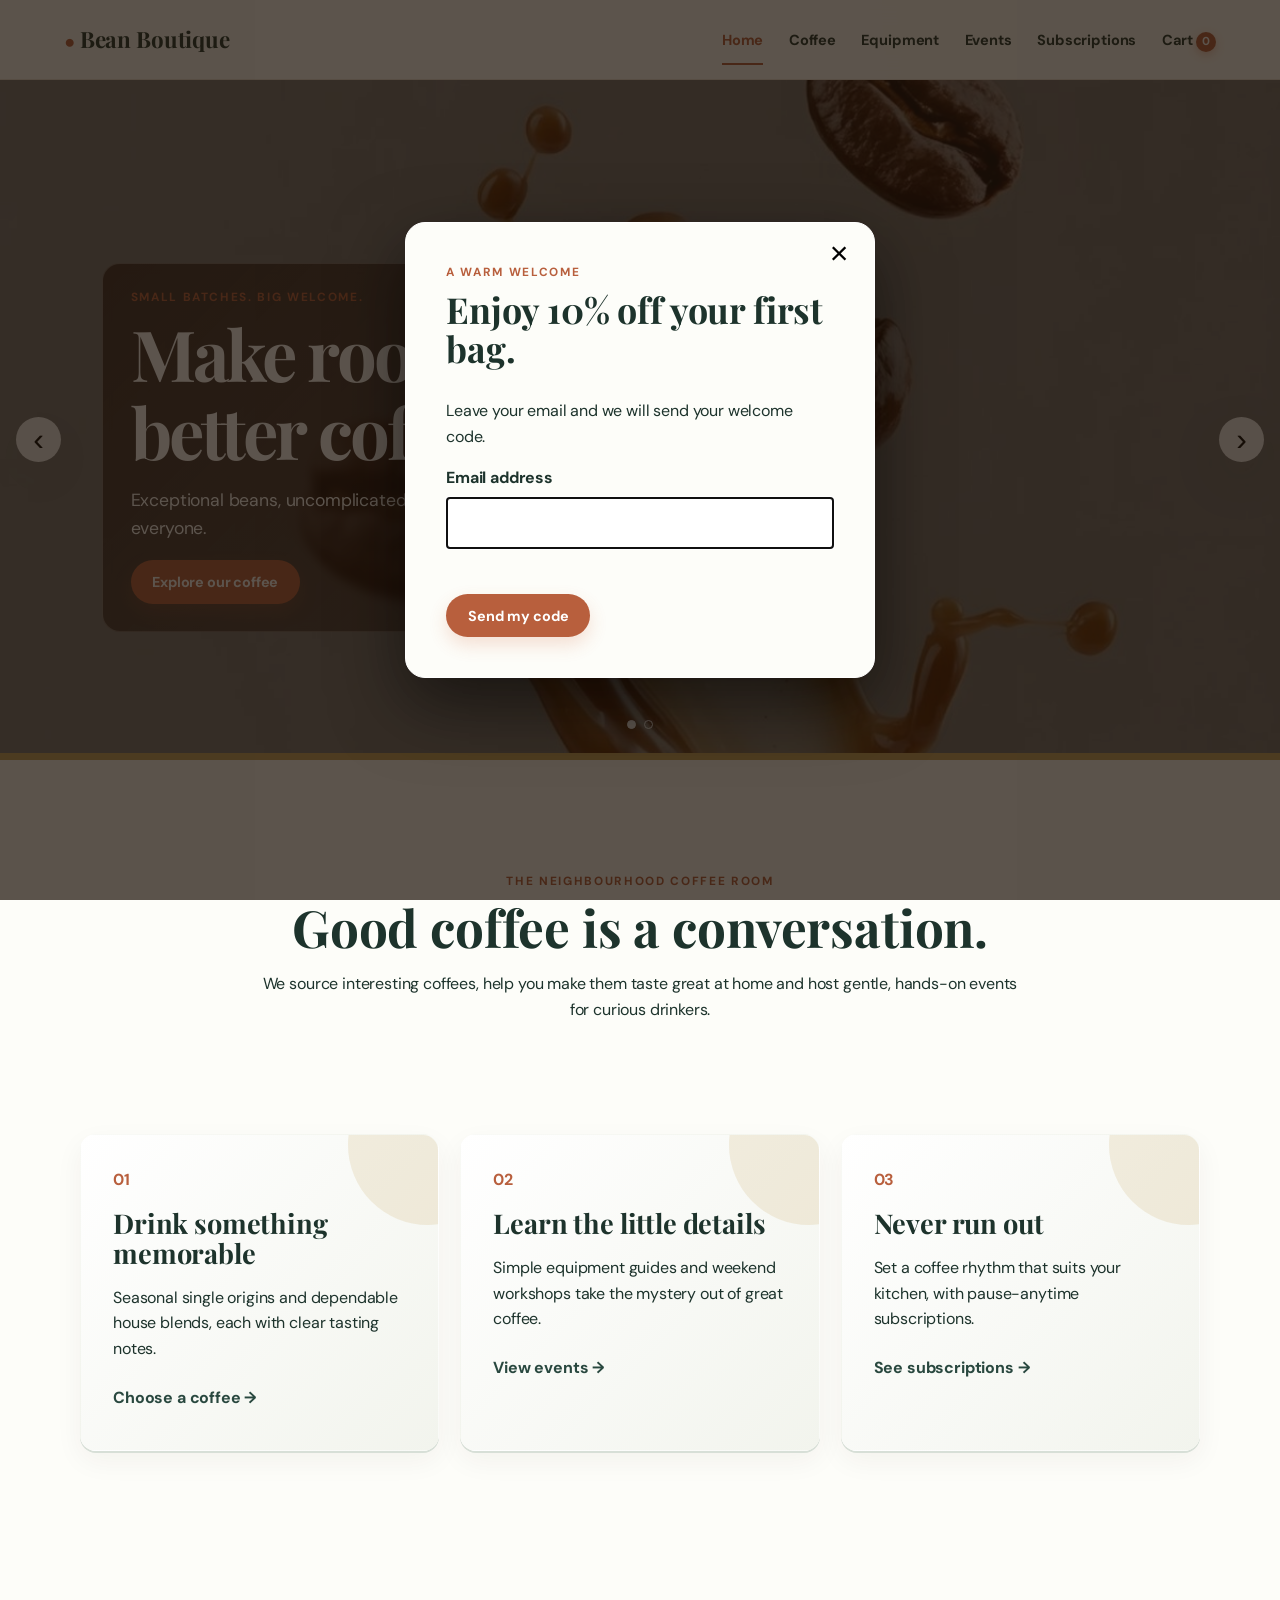
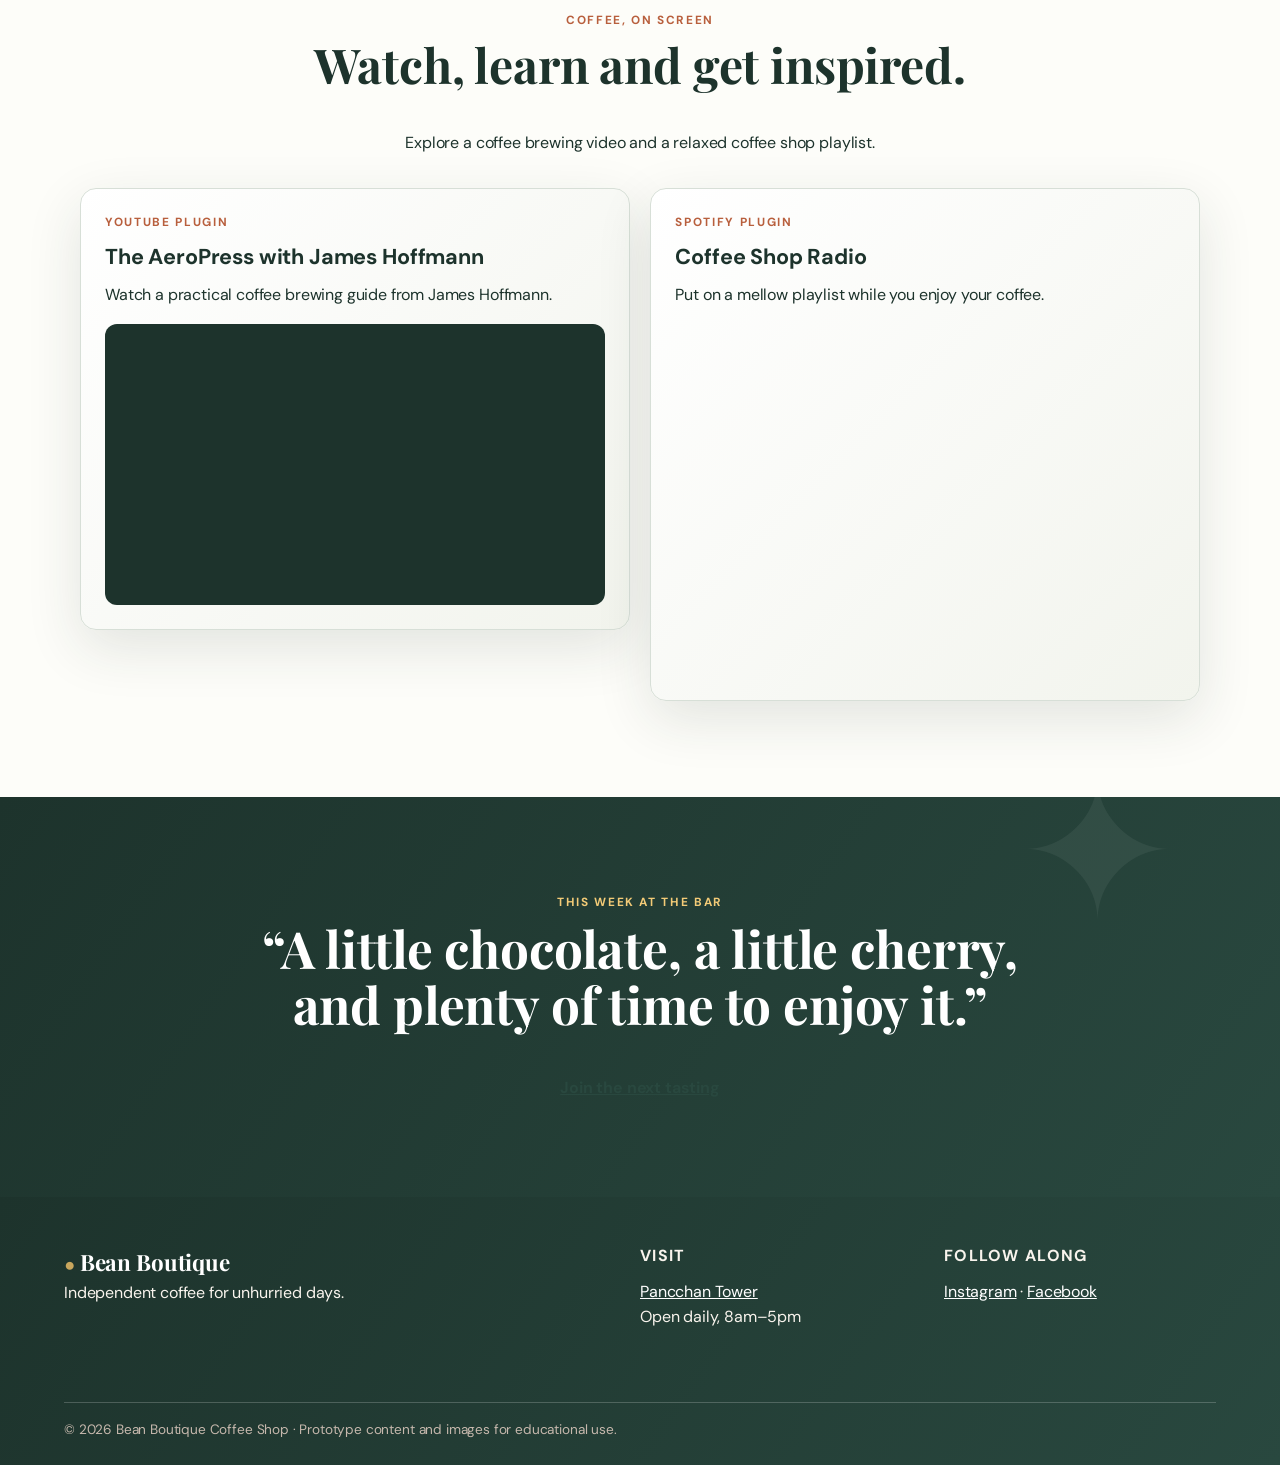
<file: index.html>
<!doctype html>
<html lang="en">

<head>
    <meta charset="utf-8">
    <meta name="viewport" content="width=device-width, initial-scale=1">
    <meta name="description"
        content="Bean Boutique — carefully sourced coffee, practical brewing gear and friendly coffee events.">
    <title>Bean Boutique | Independent coffee, thoughtfully made</title>
    <link rel="stylesheet" href="style.css">
    <script src="script.js" defer></script>
</head>

<body><a class="skip-link" href="#main-content">Skip to content</a>
    <header class="site-header"><a class="brand" href="index.html" aria-label="Bean Boutique home"><span
                aria-hidden="true">●</span> Bean Boutique</a><button class="menu-toggle" type="button"
            aria-expanded="false" aria-controls="site-nav">Menu</button>
        <nav id="site-nav" aria-label="Main navigation">
            <ul>
                <li><a class="active" aria-current="page" href="index.html">Home</a></li>
                <li><a href="coffee.html">Coffee</a></li>
                <li><a href="equipment.html">Equipment</a></li>
                <li><a href="event.html">Events</a></li>
                <li><a href="offer.html">Subscriptions</a></li>
                <li><a href="ShoppingCart.html">Cart <span class="cart-count">0</span></a>
                </li>
            </ul>
        </nav>
    </header>
    <main id="main-content">
        <section class="hero slideshow" aria-label="Featured coffee and community">
            <div class="slide is-active"><img src="Photos/560d829087456d213e1d396e5b7a86d8.jpg"
                    alt="A freshly prepared coffee on a café table">
                <div class="hero-copy">
                    <p class="eyebrow">Small batches. Big welcome.</p>
                    <h1>Make room for a better coffee ritual.</h1>
                    <p>Exceptional beans, uncomplicated tools and a local table for everyone.</p><a class="button"
                        href="coffee.html">Explore our coffee</a>
                </div>
            </div>
            <div class="slide"><img src="Photos/c6ac4dbc158a8e35649b64d11c7f8c24.jpg"
                    alt="Coffee beans ready to be brewed">
                <div class="hero-copy">
                    <p class="eyebrow">Brew with confidence</p>
                    <h1>Find your everyday favourite.</h1>
                    <p>Start with a blend, learn a method, then make it your own.</p><a class="button"
                        href="equipment.html">See brewing tools</a>
                </div>
            </div><button class="slide-control previous" type="button" aria-label="Previous slide">‹</button><button
                class="slide-control next" type="button" aria-label="Next slide">›</button>
            <div class="slide-dots" role="group" aria-label="Choose slide"><button class="active" type="button"
                    aria-label="Slide 1"></button><button type="button" aria-label="Slide 2"></button></div>
        </section>
        <section class="intro section-wrap">
            <p class="eyebrow">The neighbourhood coffee room</p>
            <h2>Good coffee is a conversation.</h2>
            <p>We source interesting coffees, help you make them taste great at home and host gentle, hands-on events
                for curious drinkers.</p>
        </section>
        <section class="feature-grid section-wrap" aria-label="Ways to discover Bean Boutique">
            <article class="feature-card"><span class="icon" aria-hidden="true">01</span>
                <h2>Drink something memorable</h2>
                <p>Seasonal single origins and dependable house blends, each with clear tasting notes.</p><a
                    href="coffee.html">Choose a coffee <span aria-hidden="true">→</span></a>
            </article>
            <article class="feature-card"><span class="icon" aria-hidden="true">02</span>
                <h2>Learn the little details</h2>
                <p>Simple equipment guides and weekend workshops take the mystery out of great coffee.</p><a
                    href="event.html">View events <span aria-hidden="true">→</span></a>
            </article>
            <article class="feature-card"><span class="icon" aria-hidden="true">03</span>
                <h2>Never run out</h2>
                <p>Set a coffee rhythm that suits your kitchen, with pause-anytime subscriptions.</p><a
                    href="offer.html">See subscriptions <span aria-hidden="true">→</span></a>
            </article>
        </section>
        <section class="plugin-section section-wrap" aria-labelledby="plugin-heading">
            <div class="plugin-intro">
                <p class="eyebrow">Coffee, on screen</p>
                <h2 id="plugin-heading">Watch, learn and get inspired.</h2>
                <p>Explore a coffee brewing video and a relaxed coffee shop playlist.</p>
            </div>
            <div class="plugin-grid">
                <article class="plugin-card">
                    <p class="eyebrow">YouTube plugin</p>
                    <h3>The AeroPress with James Hoffmann</h3>
                    <p>Watch a practical coffee brewing guide from James Hoffmann.</p>
                    <div class="plugin-frame">
                        <iframe title="YouTube video: The AeroPress by James Hoffmann"
                            src="https://www.youtube-nocookie.com/embed/aidvrssMSGo" loading="lazy"
                            referrerpolicy="strict-origin-when-cross-origin"
                            allow="accelerometer; autoplay; clipboard-write; encrypted-media; gyroscope; picture-in-picture; web-share"
                            allowfullscreen></iframe>
                    </div>
                </article>
                <article class="plugin-card plugin-card--spotify">
                    <p class="eyebrow">Spotify plugin</p>
                    <h3>Coffee Shop Radio</h3>
                    <p>Put on a mellow playlist while you enjoy your coffee.</p>
                    <div class="spotify-frame">
                        <iframe title="Spotify playlist: Coffee Shop Radio"
                            src="https://open.spotify.com/embed/playlist/37i9dQZF1E4CAVnb6J0AdA?utm_source=generator"
                            width="100%" height="352" frameborder="0" allowfullscreen
                            allow="autoplay; clipboard-write; encrypted-media; fullscreen; picture-in-picture"
                            loading="lazy"></iframe>
                    </div>
                </article>
            </div>
        </section>
        <section class="quote-band">
            <div>
                <p class="eyebrow">This week at the bar</p>
                <h2>“A little chocolate, a little cherry, and plenty of time to enjoy it.”</h2><a class="text-link"
                    href="event.html">Join the next tasting</a>
            </div>
        </section>
    </main>
    <footer class="site-footer">
        <div><a class="brand" href="index.html"><span aria-hidden="true">●</span> Bean Boutique</a>
            <p>Independent coffee for unhurried days.</p>
        </div>
        <div>
            <h2>Visit</h2>
            <p>18 Market Lane<br>Open daily, 8am–5pm</p>
        </div>
        <div>
            <h2>Follow along</h2>
            <p><a href="https://www.instagram.com/" target="_blank" rel="noopener">Instagram</a> · <a
                    href="https://www.facebook.com/" target="_blank" rel="noopener">Facebook</a></p>
        </div>
        <p class="footer-bottom">© 2026 Bean Boutique Coffee Shop · Prototype content and images for educational use.
        </p>
    </footer>
    <div class="modal" id="welcome-modal" role="dialog" aria-modal="true" aria-labelledby="modal-title" hidden>
        <div class="modal-panel"><button class="modal-close" type="button" aria-label="Close offer">×</button>
            <p class="eyebrow">A warm welcome</p>
            <h2 id="modal-title">Enjoy 10% off your first bag.</h2>
            <p>Leave your email and we will send your welcome code.</p>
            <form id="signup-form" novalidate><label for="signup-email">Email address</label><input id="signup-email"
                    name="email" type="email" autocomplete="email" required>
                <p class="form-message" aria-live="polite"></p><button class="button" type="submit">Send my
                    code</button>
            </form>
        </div>
    </div>
</body>

</html>
</file>
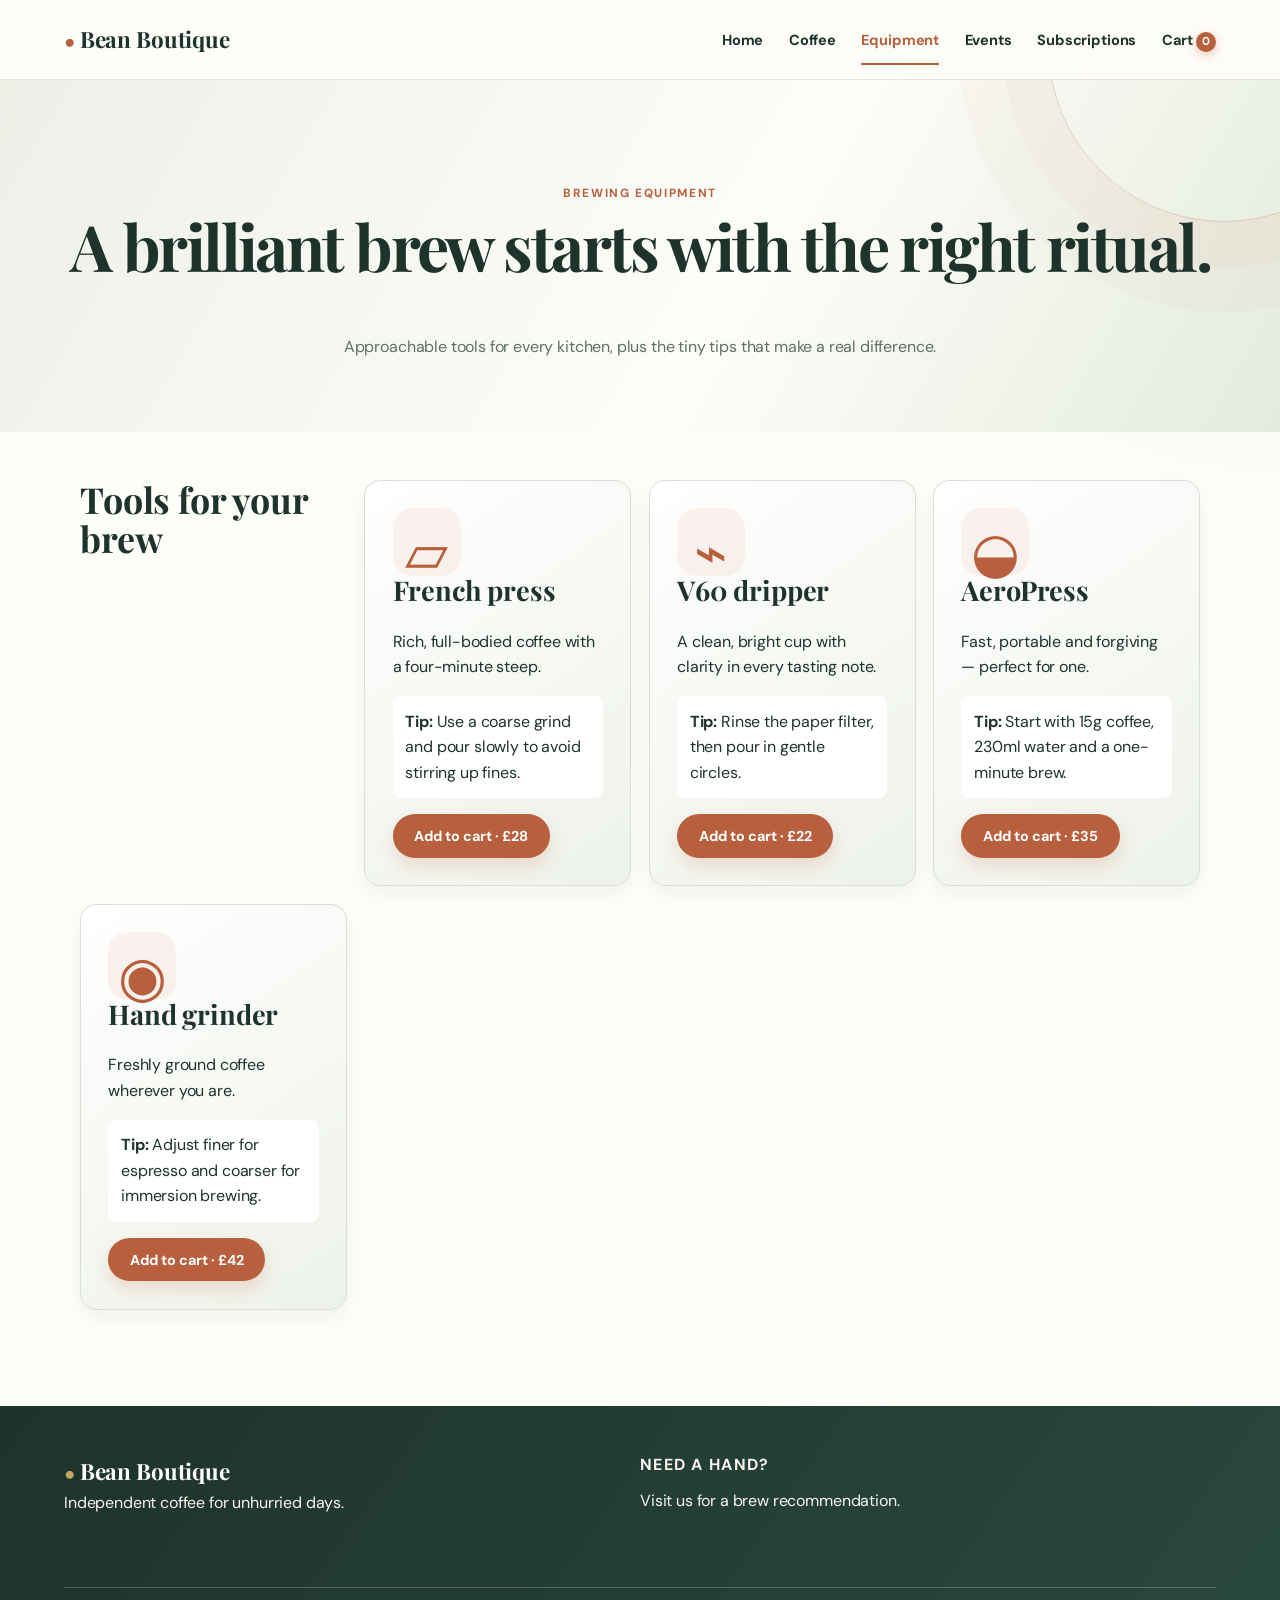
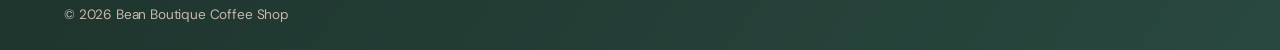
<file: equipment.html>
<!doctype html>
<html lang="en">

<head>
    <meta charset="utf-8">
    <meta name="viewport" content="width=device-width, initial-scale=1">
    <meta name="description" content="Practical coffee brewing equipment and beginner-friendly tips.">
    <title>Brewing equipment | Bean Boutique</title>
    <link rel="stylesheet" href="style.css">
    <script src="script.js" defer></script>
</head>

<body><a class="skip-link" href="#main-content">Skip to content</a>
    <header class="site-header"><a class="brand" href="index.html"><span aria-hidden="true">●</span> Bean
            Boutique</a><button class="menu-toggle" type="button" aria-expanded="false"
            aria-controls="site-nav">Menu</button>
        <nav id="site-nav" aria-label="Main navigation">
            <ul>
                <li><a href="index.html">Home</a></li>
                <li><a href="coffee.html">Coffee</a></li>
                <li><a class="active" aria-current="page" href="equipment.html">Equipment</a></li>
                <li><a href="event.html">Events</a></li>
                <li><a href="offer.html">Subscriptions</a></li>
                <li><a href="ShoppingCart.html">Cart <span class="cart-count">0</span></a></li>
            </ul>
        </nav>
    </header>
    <main id="main-content">
        <section class="page-heading">
            <p class="eyebrow">Brewing equipment</p>
            <h1>A brilliant brew starts with the right ritual.</h1>
            <p>Approachable tools for every kitchen, plus the tiny tips that make a real difference.</p>
        </section>
        <section class="equipment-grid section-wrap">
            <h2>Tools for your brew</h2>
            <article class="equipment-card">
                <div class="equipment-symbol" aria-hidden="true">▱</div>
                <h2>French press</h2>
                <p>Rich, full-bodied coffee with a four-minute steep.</p>
                <p class="tip"><strong>Tip:</strong> Use a coarse grind and pour slowly to avoid stirring up fines.</p>
                <button class="button add-to-cart" data-name="Classic French Press" data-price="28.00" type="button">Add
                    to cart · £28</button>
            </article>
            <article class="equipment-card">
                <div class="equipment-symbol" aria-hidden="true">⌁</div>
                <h2>V60 dripper</h2>
                <p>A clean, bright cup with clarity in every tasting note.</p>
                <p class="tip"><strong>Tip:</strong> Rinse the paper filter, then pour in gentle circles.</p><button
                    class="button add-to-cart" data-name="V60 Dripper Set" data-price="22.00" type="button">Add to cart
                    · £22</button>
            </article>
            <article class="equipment-card">
                <div class="equipment-symbol" aria-hidden="true">◒</div>
                <h2>AeroPress</h2>
                <p>Fast, portable and forgiving — perfect for one.</p>
                <p class="tip"><strong>Tip:</strong> Start with 15g coffee, 230ml water and a one-minute brew.</p>
                <button class="button add-to-cart" data-name="AeroPress Coffee Maker" data-price="35.00"
                    type="button">Add to cart · £35</button>
            </article>
            <article class="equipment-card">
                <div class="equipment-symbol" aria-hidden="true">◉</div>
                <h2>Hand grinder</h2>
                <p>Freshly ground coffee wherever you are.</p>
                <p class="tip"><strong>Tip:</strong> Adjust finer for espresso and coarser for immersion brewing.</p>
                <button class="button add-to-cart" data-name="Ceramic Hand Grinder" data-price="42.00" type="button">Add
                    to cart · £42</button>
            </article>
        </section>
    </main>
    <footer class="site-footer">
        <div><a class="brand" href="index.html"><span aria-hidden="true">●</span> Bean Boutique</a>
            <p>Independent coffee for unhurried days.</p>
        </div>
        <div>
            <h2>Need a hand?</h2>
            <p>Visit us for a brew recommendation.</p>
        </div>
        <p class="footer-bottom">© 2026 Bean Boutique Coffee Shop</p>
    </footer>
</body>

</html>
</file>
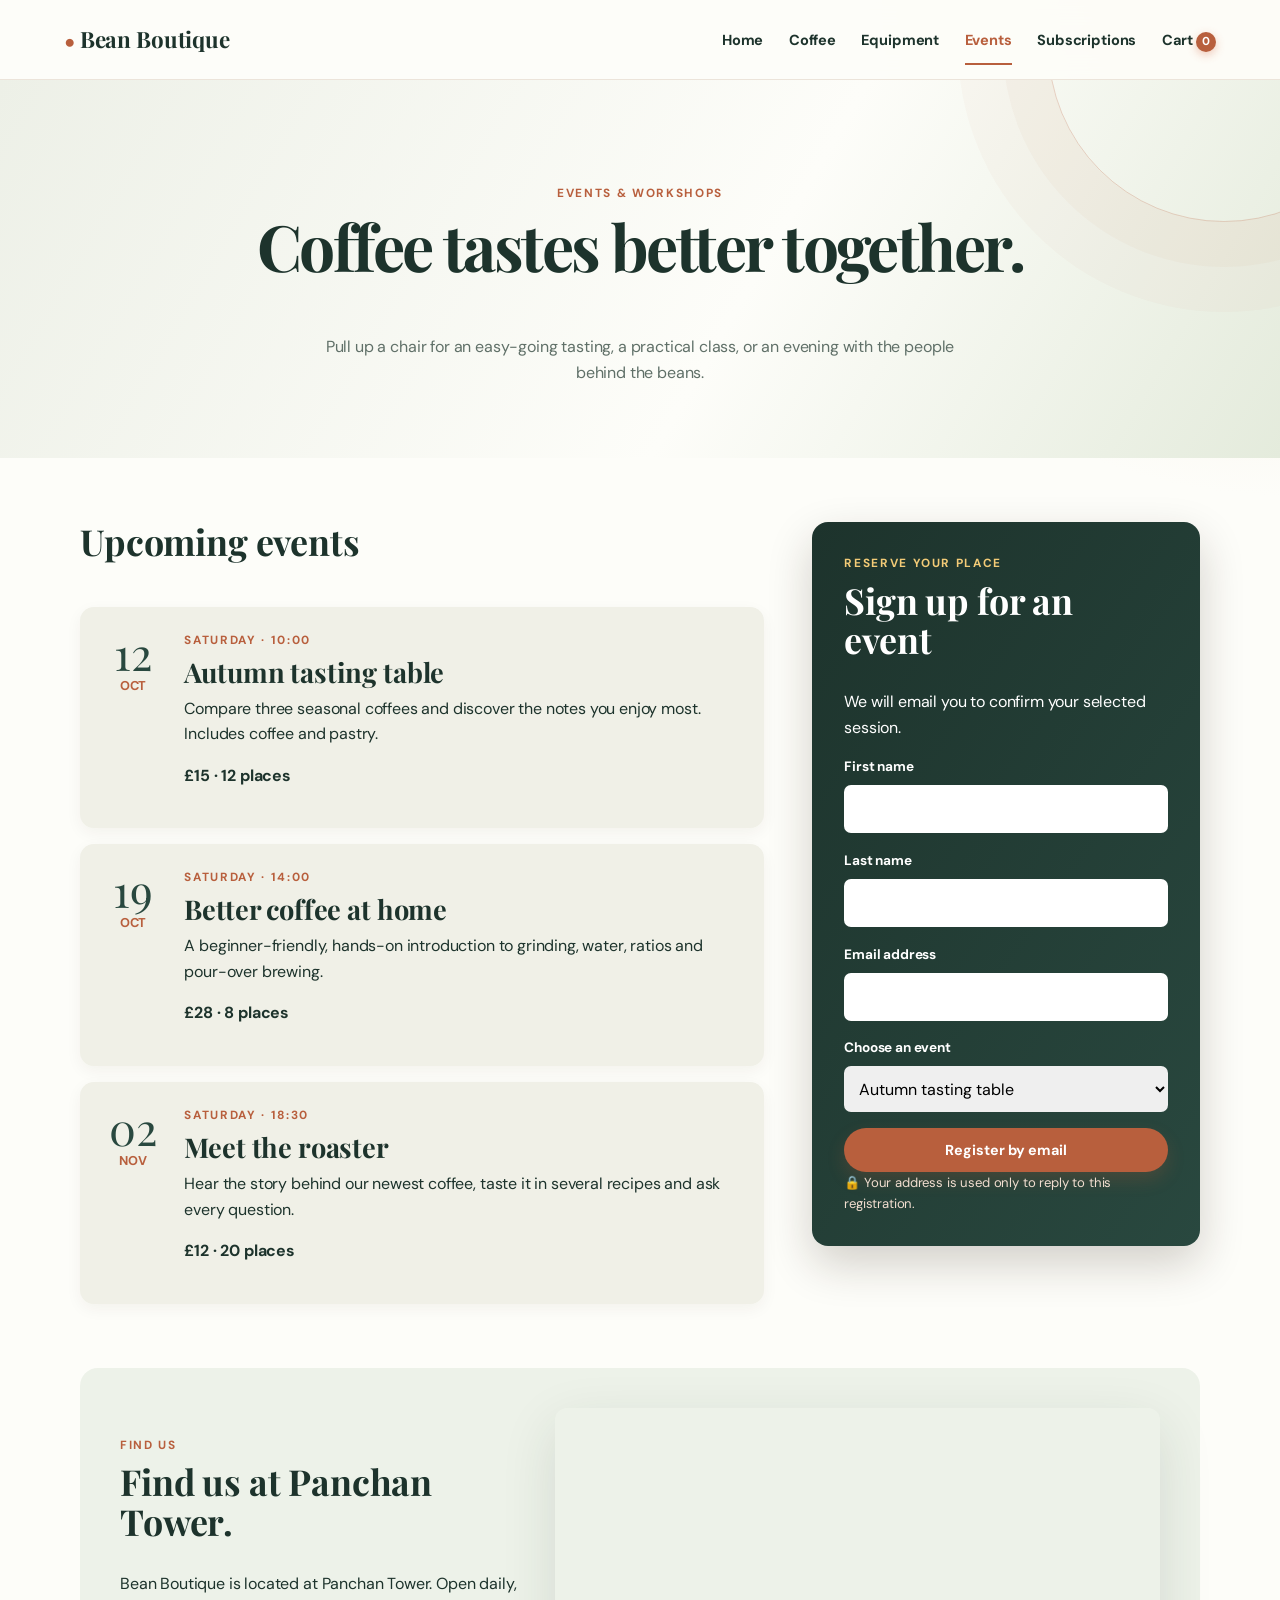
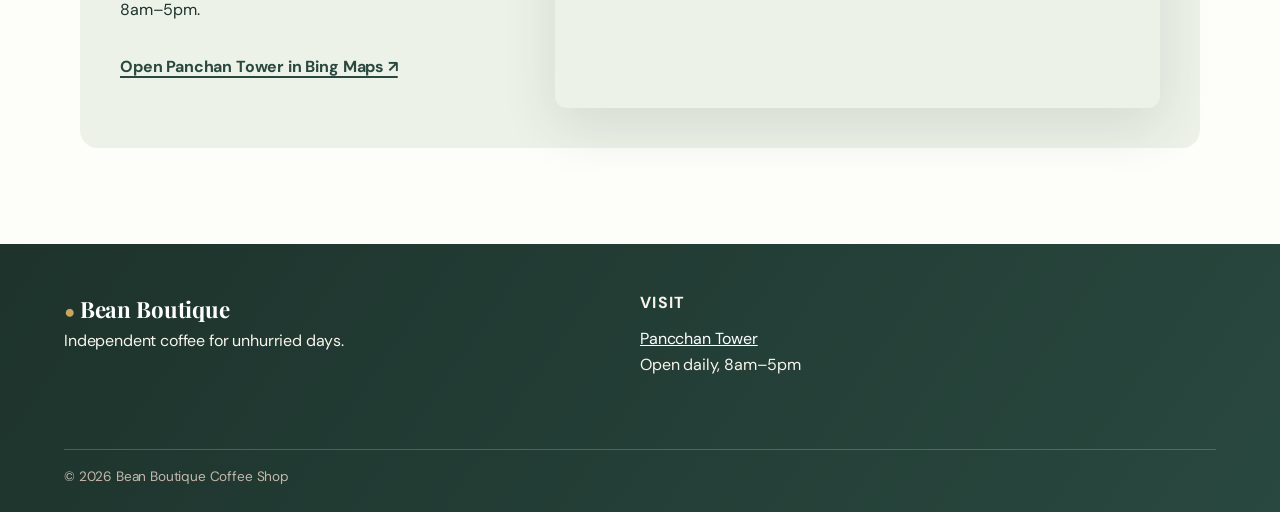
<file: event.html>
<!doctype html>
<html lang="en">

<head>
  <meta charset="utf-8">
  <meta name="viewport" content="width=device-width, initial-scale=1">
  <meta name="description" content="Coffee tasting sessions, classes and meet-the-roaster events at Bean Boutique.">
  <title>Events and workshops | Bean Boutique</title>
  <link rel="stylesheet" href="style.css">
  <script src="script.js" defer></script>
</head>

<body><a class="skip-link" href="#main-content">Skip to content</a>
  <header class="site-header"><a class="brand" href="index.html"><span aria-hidden="true">●</span> Bean
      Boutique</a><button class="menu-toggle" type="button" aria-expanded="false" aria-controls="site-nav">Menu</button>
    <nav id="site-nav" aria-label="Main navigation">
      <ul>
        <li><a href="index.html">Home</a></li>
        <li><a href="coffee.html">Coffee</a></li>
        <li><a href="equipment.html">Equipment</a></li>
        <li><a class="active" aria-current="page" href="event.html">Events</a></li>
        <li><a href="offer.html">Subscriptions</a></li>
        <li><a href="ShoppingCart.html">Cart <span class="cart-count">0</span></a></li>
      </ul>
    </nav>
  </header>
  <main id="main-content">
    <section class="page-heading">
      <p class="eyebrow">Events &amp; workshops</p>
      <h1>Coffee tastes better together.</h1>
      <p>Pull up a chair for an easy-going tasting, a practical class, or an evening with the people behind the beans.
      </p>
    </section>
    <section class="events-layout section-wrap">
      <div class="event-list">
        <h2>Upcoming events</h2>
        <article class="event-card">
          <p class="event-date"><span>12</span> OCT</p>
          <div>
            <p class="eyebrow">Saturday · 10:00</p>
            <h2>Autumn tasting table</h2>
            <p>Compare three seasonal coffees and discover the notes you enjoy most. Includes coffee and pastry.</p>
            <p><strong>£15 · 12 places</strong></p>
          </div>
        </article>
        <article class="event-card">
          <p class="event-date"><span>19</span> OCT</p>
          <div>
            <p class="eyebrow">Saturday · 14:00</p>
            <h2>Better coffee at home</h2>
            <p>A beginner-friendly, hands-on introduction to grinding, water, ratios and pour-over brewing.</p>
            <p><strong>£28 · 8 places</strong></p>
          </div>
        </article>
        <article class="event-card">
          <p class="event-date"><span>02</span> NOV</p>
          <div>
            <p class="eyebrow">Saturday · 18:30</p>
            <h2>Meet the roaster</h2>
            <p>Hear the story behind our newest coffee, taste it in several recipes and ask every question.</p>
            <p><strong>£12 · 20 places</strong></p>
          </div>
        </article>
      </div>
      <aside class="registration" aria-labelledby="registration-title">
        <p class="eyebrow">Reserve your place</p>
        <h2 id="registration-title">Sign up for an event</h2>
        <p>We will email you to confirm your selected session.</p>
        <form id="event-form" action="mailto:hello@beanboutique.example?subject=Event%20registration" method="post"
          enctype="text/plain"><label for="first-name">First name</label><input id="first-name" name="first-name"
            autocomplete="given-name" required><label for="last-name">Last name</label><input id="last-name"
            name="last-name" autocomplete="family-name" required><label for="event-email">Email address</label><input
            id="event-email" name="email" type="email" autocomplete="email" required><label for="event-choice">Choose an
            event</label><select id="event-choice" name="event">
            <option>Autumn tasting table</option>
            <option>Better coffee at home</option>
            <option>Meet the roaster</option>
          </select><button class="button" type="submit">Register by email</button></form>
        <p id="event-registration-message" class="form-message" role="status" aria-live="polite" hidden></p>
        <p class="secure-note">🔒 Your address is used only to reply to this registration.</p>
      </aside>
    </section>
    <section class="map-section section-wrap">
      <div>
        <p class="eyebrow">Find us</p>
        <h2>Right by the market.</h2>
        <p>18 Market Lane, a five-minute walk from the station. The interactive map below is an OpenStreetMap widget.
        </p>
      </div><iframe title="Map showing a central London location"
        src="https://www.openstreetmap.org/export/embed.html?bbox=-0.135%2C51.505%2C-0.115%2C51.515&amp;layer=mapnik"
        loading="lazy"></iframe>
    </section>
  </main>
  <footer class="site-footer">
    <div><a class="brand" href="index.html"><span aria-hidden="true">●</span> Bean Boutique</a>
      <p>Independent coffee for unhurried days.</p>
    </div>
    <div>
      <h2>Visit</h2>
      <p>18 Market Lane<br>Open daily, 8am–5pm</p>
    </div>
    <p class="footer-bottom">© 2026 Bean Boutique Coffee Shop</p>
  </footer>
</body>

</html>
</file>
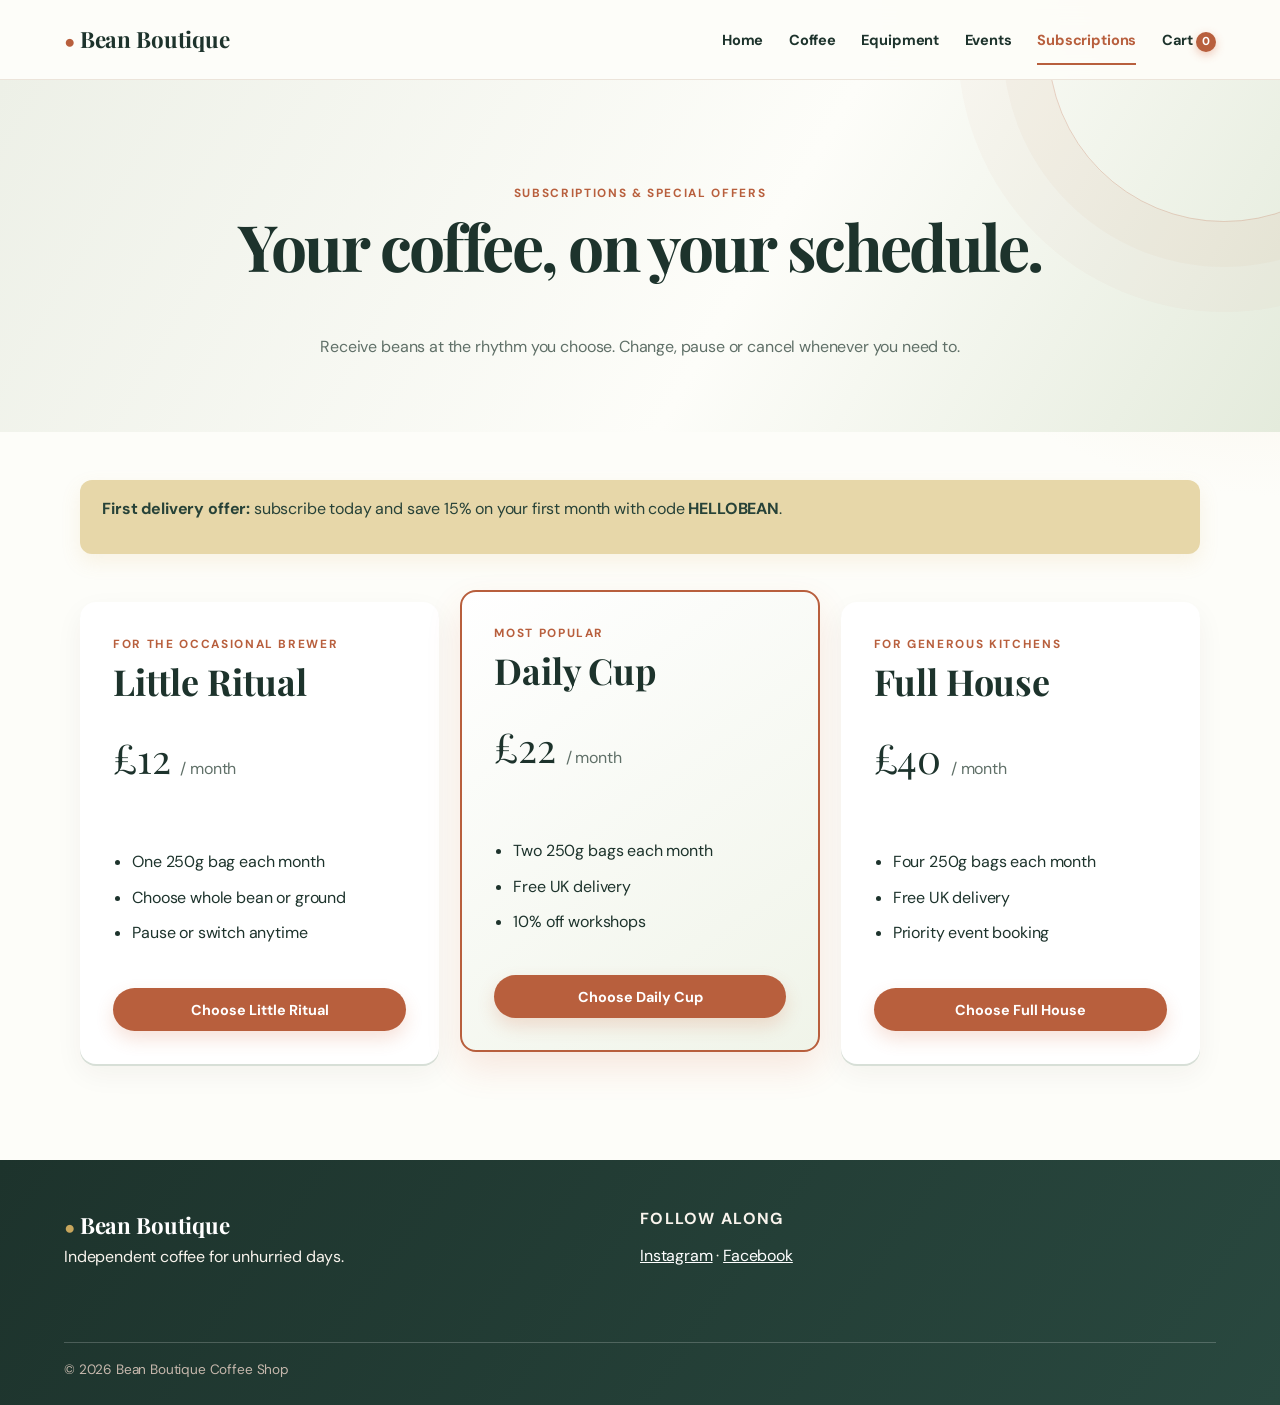
<file: offer.html>
<!doctype html>
<html lang="en">

<head>
    <meta charset="utf-8">
    <meta name="viewport" content="width=device-width, initial-scale=1">
    <meta name="description" content="Bean Boutique coffee subscriptions and special offers.">
    <title>Subscriptions and offers | Bean Boutique</title>
    <link rel="stylesheet" href="style.css">
    <script src="script.js" defer></script>
</head>

<body><a class="skip-link" href="#main-content">Skip to content</a>
    <header class="site-header"><a class="brand" href="index.html"><span aria-hidden="true">●</span> Bean
            Boutique</a><button class="menu-toggle" type="button" aria-expanded="false"
            aria-controls="site-nav">Menu</button>
        <nav id="site-nav" aria-label="Main navigation">
            <ul>
                <li><a href="index.html">Home</a></li>
                <li><a href="coffee.html">Coffee</a></li>
                <li><a href="equipment.html">Equipment</a></li>
                <li><a href="event.html">Events</a></li>
                <li><a class="active" aria-current="page" href="offer.html">Subscriptions</a></li>
                <li><a href="ShoppingCart.html">Cart <span class="cart-count">0</span></a></li>
            </ul>
        </nav>
    </header>
    <main id="main-content">
        <section class="page-heading offer-heading">
            <p class="eyebrow">Subscriptions &amp; special offers</p>
            <h1>Your coffee, on your schedule.</h1>
            <p>Receive beans at the rhythm you choose. Change, pause or cancel whenever you need to.</p>
        </section>
        <section class="offer-banner section-wrap">
            <p><strong>First delivery offer:</strong> subscribe today and save 15% on your first month with code
                <strong>HELLOBEAN</strong>.</p>
        </section>
        <section class="plans section-wrap">
            <article class="plan-card">
                <p class="eyebrow">For the occasional brewer</p>
                <h2>Little Ritual</h2>
                <p class="price">£12 <span>/ month</span></p>
                <ul>
                    <li>One 250g bag each month</li>
                    <li>Choose whole bean or ground</li>
                    <li>Pause or switch anytime</li>
                </ul><button class="button add-to-cart" data-name="Little Ritual Subscription" data-price="12.00"
                    type="button">Choose Little Ritual</button>
            </article>
            <article class="plan-card featured">
                <p class="eyebrow">Most popular</p>
                <h2>Daily Cup</h2>
                <p class="price">£22 <span>/ month</span></p>
                <ul>
                    <li>Two 250g bags each month</li>
                    <li>Free UK delivery</li>
                    <li>10% off workshops</li>
                </ul><button class="button add-to-cart" data-name="Daily Cup Subscription" data-price="22.00"
                    type="button">Choose Daily Cup</button>
            </article>
            <article class="plan-card">
                <p class="eyebrow">For generous kitchens</p>
                <h2>Full House</h2>
                <p class="price">£40 <span>/ month</span></p>
                <ul>
                    <li>Four 250g bags each month</li>
                    <li>Free UK delivery</li>
                    <li>Priority event booking</li>
                </ul><button class="button add-to-cart" data-name="Full House Subscription" data-price="40.00"
                    type="button">Choose Full House</button>
            </article>
        </section>
    </main>
    <footer class="site-footer">
        <div><a class="brand" href="index.html"><span aria-hidden="true">●</span> Bean Boutique</a>
            <p>Independent coffee for unhurried days.</p>
        </div>
        <div>
            <h2>Follow along</h2>
            <p><a href="https://www.instagram.com/" target="_blank" rel="noopener">Instagram</a> · <a
                    href="https://www.facebook.com/" target="_blank" rel="noopener">Facebook</a></p>
        </div>
        <p class="footer-bottom">© 2026 Bean Boutique Coffee Shop</p>
    </footer>
</body>

</html>
</file>
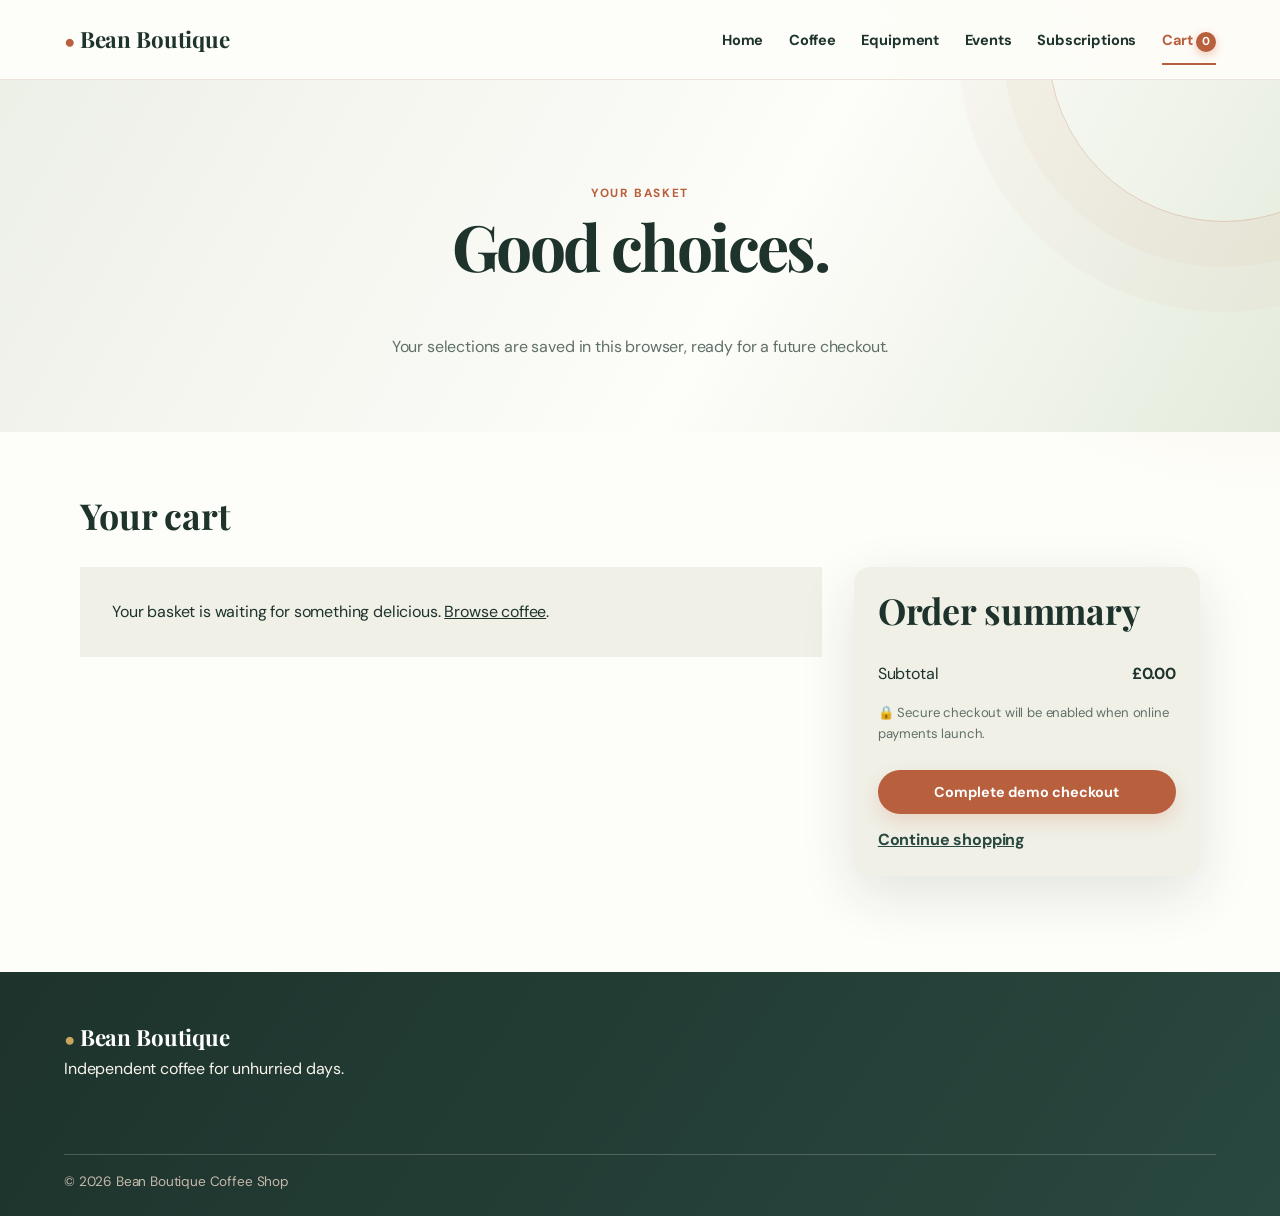
<file: ShoppingCart.html>
<!doctype html>
<html lang="en">

<head>
    <meta charset="utf-8">
    <meta name="viewport" content="width=device-width, initial-scale=1">
    <meta name="description" content="Your Bean Boutique shopping cart.">
    <title>Your cart | Bean Boutique</title>
    <link rel="stylesheet" href="style.css">
    <script src="script.js" defer></script>
</head>

<body><a class="skip-link" href="#main-content">Skip to content</a>
    <header class="site-header"><a class="brand" href="index.html"><span aria-hidden="true">●</span> Bean
            Boutique</a><button class="menu-toggle" type="button" aria-expanded="false"
            aria-controls="site-nav">Menu</button>
        <nav id="site-nav" aria-label="Main navigation">
            <ul>
                <li><a href="index.html">Home</a></li>
                <li><a href="coffee.html">Coffee</a></li>
                <li><a href="equipment.html">Equipment</a></li>
                <li><a href="event.html">Events</a></li>
                <li><a href="offer.html">Subscriptions</a></li>
                <li><a class="active" aria-current="page" href="ShoppingCart.html">Cart <span
                            class="cart-count">0</span></a></li>
            </ul>
        </nav>
    </header>
    <main id="main-content">
        <section class="page-heading">
            <p class="eyebrow">Your basket</p>
            <h1>Good choices.</h1>
            <p>Your selections are saved in this browser, ready for a future checkout.</p>
        </section>
        <section class="cart-layout section-wrap">
            <h2 class="cart-layout-title">Your cart</h2>
            <div id="cart-items" aria-live="polite"></div>
            <aside class="cart-summary">
                <h2>Order summary</h2>
                <p><span>Subtotal</span><strong id="cart-total">£0.00</strong></p>
                <p class="secure-note">🔒 Secure checkout will be enabled when online payments launch.</p><button
                    id="checkout-button" class="button" type="button">Complete demo checkout</button><a class="text-link"
                    href="coffee.html">Continue shopping</a>
            </aside>
        </section>
    </main>
    <footer class="site-footer">
        <div><a class="brand" href="index.html"><span aria-hidden="true">●</span> Bean Boutique</a>
            <p>Independent coffee for unhurried days.</p>
        </div>
        <p class="footer-bottom">© 2026 Bean Boutique Coffee Shop</p>
    </footer>
</body>

</html>
</file>
<file: style.css>
@import url('https://fonts.googleapis.com/css2?family=DM+Sans:wght@400;500;700&family=Playfair+Display:wght@600;700&display=swap');

:root {
    --ink: #251b17;
    --brown: #4c3024;
    --cream: #f7f2ea;
    --paper: #fffdf9;
    --orange: #c96139;
    --gold: #d4a54d;
    --line: #dfd3c5;
    --muted: #6a5b52

}

* {
    box-sizing: border-box
}

html {
    scroll-behavior: smooth
}

body {
    margin: 0;
    background: var(--paper);
    color: var(--ink);
    font: 16px/1.6 'DM Sans', Arial, sans-serif
}

h1,
h2,
p {
    margin-top: 0
}

h1,
h2 {
    font-family: 'Playfair Display', Georgia, serif;
    line-height: 1.1
}

h1 {
    font-size: clamp(2.5rem, 5vw, 5rem);
    letter-spacing: -.04em
}

h2 {
    font-size: clamp(1.55rem, 2.8vw, 2.4rem)
}

a {
    color: inherit
}

.skip-link {
    position: absolute;
    left: -999px
}

.skip-link:focus {
    z-index: 20;
    left: 1rem;
    top: 1rem;
    padding: .6rem 1rem;
    background: white
}

.site-header {
    min-height: 76px;
    padding: 0 max(5vw, 1.5rem);
    display: flex;
    align-items: center;
    justify-content: space-between;
    background: var(--paper);
    border-bottom: 1px solid var(--line)
}

.brand {
    font-family: 'Playfair Display', Georgia, serif;
    font-size: 1.4rem;
    font-weight: 700;
    text-decoration: none;
    white-space: nowrap
}

.brand span {
    color: var(--orange);
    font-size: 1.15rem
}

nav ul {
    display: flex;
    gap: 1.6rem;
    align-items: center;
    padding: 0;
    margin: 0;
    list-style: none
}

nav a {
    text-decoration: none;
    font-size: .91rem;
    font-weight: 700;
    position: relative
}

nav a::after {
    content: '';
    position: absolute;
    left: 0;
    right: 0;
    bottom: -8px;
    height: 2px;
    background: var(--orange);
    transform: scaleX(0);
    transition: transform .2s
}

nav a:hover::after,
nav a:focus::after,
nav a.active::after {
    transform: scaleX(1)
}

.cart-count {
    display: inline-grid;
    place-items: center;
    min-width: 1.25rem;
    height: 1.25rem;
    border-radius: 50%;
    background: var(--brown);
    color: white;
    font-size: .72rem
}

.menu-toggle {
    display: none;
    background: none;
    border: 1px solid var(--brown);
    padding: .35rem .6rem;
    font: inherit
}

.hero {
    height: min(680px, calc(100vh - 76px));
    min-height: 520px;
    position: relative;
    background: var(--brown);
    overflow: hidden
}

.slide {
    position: absolute;
    inset: 0;
    opacity: 0;
    transition: opacity .7s
}

.slide.is-active {
    opacity: 1
}

.slide img {
    width: 100%;
    height: 100%;
    object-fit: cover;
    filter: brightness(.52)
}

.hero-copy {
    position: absolute;
    left: max(8vw, 1.5rem);
    bottom: 18%;
    width: min(620px, 80%);
    color: white
}

.hero-copy h1 {
    margin: .2rem 0 1rem
}

.hero-copy>p:not(.eyebrow) {
    font-size: 1.1rem;
    max-width: 530px
}

.eyebrow {
    margin-bottom: .5rem;
    text-transform: uppercase;
    font-weight: 700;
    font-size: .74rem;
    letter-spacing: .14em;
    color: var(--orange)
}

.button {
    display: inline-block;
    border: 0;
    border-radius: 0;
    background: var(--orange);
    padding: .8rem 1.2rem;
    color: white;
    font: 700 .9rem 'DM Sans', sans-serif;
    text-decoration: none;
    cursor: pointer;
    transition: transform .2s, background .2s
}

.button:hover,
.button:focus {
    transform: translateY(-2px);
    background: #a94727
}

.slide-control {
    position: absolute;
    top: 50%;
    border: 0;
    background: rgba(255, 255, 255, .9);
    font-size: 2rem;
    width: 45px;
    height: 45px;
    cursor: pointer
}

.previous {
    left: 1rem
}

.next {
    right: 1rem
}

.slide-dots {
    position: absolute;
    bottom: 1.5rem;
    left: 50%;
    display: flex;
    gap: .5rem;
    transform: translateX(-50%)
}

.slide-dots button {
    width: 9px;
    height: 9px;
    padding: 0;
    border-radius: 50%;
    border: 1px solid white;
    background: transparent
}

.slide-dots button.active {
    background: white
}

.section-wrap {
    width: min(1120px, 90%);
    margin-inline: auto
}

.intro {
    padding: 6rem 0 3rem;
    max-width: 760px;
    text-align: center
}

.intro h2 {
    font-size: clamp(2rem, 4vw, 3.4rem)
}

.feature-grid,
.plans {
    display: grid;
    grid-template-columns: repeat(3, 1fr);
    gap: 1.3rem;
    padding: 3rem 0 6rem
}

.feature-card,
.plan-card {
    padding: 2rem;
    border: 1px solid var(--line);
    background: #fff;
    transition: transform .25s, box-shadow .25s
}

.feature-card:hover,
.plan-card:hover {
    transform: translateY(-6px);
    box-shadow: 0 15px 30px #351c1015
}

.feature-card .icon {
    color: var(--orange);
    font-weight: bold
}

.feature-card h2 {
    font-size: 1.7rem;
    margin: 1rem 0
}

.feature-card a,
.text-link {
    font-weight: bold;
    color: var(--brown)
}

.quote-band {
    padding: 6rem 5%;
    background: var(--brown);
    color: white
}

.quote-band>div {
    width: min(850px, 100%);
    margin: auto;
    text-align: center
}

.quote-band h2 {
    font-size: clamp(2rem, 4vw, 3.5rem)
}

.quote-band .eyebrow {
    color: #f3cb77
}

.page-heading {
    padding: 5.5rem 5% 3.5rem;
    background: var(--cream);
    text-align: center
}

.page-heading p:last-child {
    max-width: 650px;
    margin: auto;
    color: var(--muted)
}

.catalogue {
    padding: 3rem 0 6rem
}

.search-box {
    display: grid;
    grid-template-columns: 1fr auto;
    gap: .5rem 1rem;
    align-items: center;
    max-width: 600px;
    margin: 0 auto 2.5rem
}

.search-box label {
    font-weight: 700
}

.search-box input {
    padding: .9rem;
    border: 1px solid var(--line);
    font: inherit;
    transition: box-shadow .25s, border-color .25s
}

.search-box input:focus {
    border-color: var(--orange);
    box-shadow: 0 0 0 4px #c9613930;
    outline: 0
}

.search-box p {
    grid-column: 1/-1;
    margin: 0;
    color: var(--muted);
    font-size: .9rem
}

.product-grid,
.equipment-grid {
    display: grid;
    grid-template-columns: repeat(4, 1fr);
    gap: 1.1rem
}

.product-card {
    display: flex;
    flex-direction: column;
    padding: 1rem;
    background: white;
    border: 1px solid var(--line)
}

.product-card[hidden] {
    display: none;
}

.product-card h2 {
    font-size: 1.8rem;
    margin: .1rem 0 .5rem
}

.product-card .button {
    margin-top: auto;
    text-align: center
}

.product-image {
    height: 190px;
    margin: -1rem -1rem 1.4rem;
    overflow: hidden;
    background: #eee9e1
}

.product-image img {
    display: block;
    width: 100%;
    height: 100%;
    object-fit: cover
}

dl {
    font-size: .88rem;
    padding-top: .6rem;
    border-top: 1px solid var(--line)
}

dt {
    font-weight: 700
}

dd {
    margin: 0 0 .5rem;
    color: var(--muted)
}

.no-results {
    text-align: center;
    font-weight: bold
}

.equipment-grid {
    padding: 3rem 0 6rem
}

.equipment-card {
    padding: 1.7rem;
    background: var(--cream);
    border-radius: 8px
}

.equipment-symbol {
    font-size: 3.5rem;
    color: var(--orange)
}

.equipment-card h2 {
    font-size: 1.7rem
}

.tip {
    padding: .8rem;
    background: #fff
}

.events-layout {
    display: grid;
    grid-template-columns: 1.5fr .85fr;
    gap: 3rem;
    padding: 4rem 0
}

.event-list {
    display: grid;
    gap: 1rem
}

.event-card {
    display: flex;
    gap: 1.4rem;
    padding: 1.5rem;
    background: var(--cream)
}

.event-card h2 {
    font-size: 1.7rem;
    margin-bottom: .5rem
}

.event-date {
    margin: 0;
    min-width: 58px;
    text-align: center;
    font-weight: 700;
    font-size: .8rem;
    color: var(--orange)
}

.event-date span {
    display: block;
    font: 2.8rem/1 'Playfair Display', Georgia, serif;
    color: var(--brown)
}

.registration {
    height: max-content;
    padding: 2rem;
    background: var(--brown);
    color: white
}

.registration .eyebrow {
    color: #f3cb77
}

.registration form {
    display: grid;
    gap: .45rem
}

.registration label {
    font-size: .85rem;
    font-weight: bold
}

.registration input,
.registration select {
    margin-bottom: .6rem;
    padding: .7rem;
    border: 0;
    font: inherit
}

.secure-note {
    font-size: .82rem;
    color: var(--muted)
}

.registration .secure-note {
    color: #f1ded0;
    margin-bottom: 0
}

.map-section {
    display: grid;
    grid-template-columns: .8fr 1.2fr;
    gap: 2rem;
    align-items: center;
    padding-bottom: 6rem
}

.map-section iframe {
    width: 100%;
    height: 300px;
    border: 0
}

.offer-banner {
    margin-top: 3rem;
    padding: 1rem 1.4rem;
    background: #f6dfb1;
    color: #542a1a
}

.plan-card {
    position: relative
}

.plan-card.featured {
    border: 2px solid var(--orange);
    transform: translateY(-12px)
}

.plan-card ul {
    min-height: 130px;
    padding-left: 1.2rem
}

.plan-card li {
    margin: .6rem 0
}

.price {
    font: 2.5rem 'Playfair Display', Georgia, serif
}

.price span {
    font: 400 1rem 'DM Sans', sans-serif;
    color: var(--muted)
}

.cart-layout {
    display: grid;
    grid-template-columns: 1.5fr .7fr;
    gap: 2rem;
    padding: 4rem 0 6rem
}

.cart-layout-title {
    grid-column: 1 / -1;
    margin: 0
}

.cart-row {
    display: flex;
    justify-content: space-between;
    gap: 1rem;
    padding: 1.2rem 0;
    border-bottom: 1px solid var(--line)
}

.cart-row h2 {
    font-size: 1.2rem;
    margin: 0
}

.quantity-controls {
    display: flex;
    align-items: center;
    gap: .65rem
}

.quantity-controls button,
.remove-item {
    border: 1px solid var(--line);
    background: white;
    padding: .25rem .55rem;
    cursor: pointer
}

.remove-item {
    color: #9a331d
}

.cart-summary {
    padding: 1.5rem;
    height: max-content;
    background: var(--cream)
}

.cart-summary>p:not(.secure-note) {
    display: flex;
    justify-content: space-between
}

.cart-summary .button {
    width: 100%;
    margin: .8rem 0
}

.empty-cart {
    padding: 2rem;
    background: var(--cream)
}

.site-footer {
    display: grid;
    grid-template-columns: 2fr 1fr 1fr;
    gap: 2rem;
    padding: 3rem max(5vw, 1.5rem) 1.5rem;
    background: var(--ink);
    color: #f9f4ed
}

.site-footer h2 {
    font: 700 1rem 'DM Sans', sans-serif;
    text-transform: uppercase;
    letter-spacing: .08em
}

.site-footer a {
    color: white
}

.footer-bottom {
    grid-column: 1/-1;
    margin: 1.5rem 0 0;
    padding-top: 1rem;
    border-top: 1px solid #ffffff33;
    font-size: .85rem;
    color: #c6b8ad
}

.modal {
    position: fixed;
    z-index: 30;
    inset: 0;
    display: grid;
    place-items: center;
    padding: 1rem;
    background: #1e1209b8
}

.modal-panel {
    position: relative;
    width: min(470px, 100%);
    padding: 2.5rem;
    background: var(--paper);
    box-shadow: 0 18px 60px #0008
}

.modal-close {
    position: absolute;
    right: 1rem;
    top: .7rem;
    border: 0;
    background: none;
    font-size: 2rem;
    cursor: pointer
}

.modal label {
    display: block;
    font-weight: bold
}

.modal input {
    width: 100%;
    padding: .75rem;
    margin: .4rem 0;
    border: 1px solid var(--line);
    font: inherit
}

.form-message {
    min-height: 1.5rem;
    color: #9a331d;
    font-size: .9rem
}

.registration .form-message {
    color: #d9f4df;
    font-weight: 700;
}

.modal[hidden] {
    display: none
}

.plan-card:hover,
.plan-card:focus-within {
    background: #fff8eb;
    border-color: var(--gold);
    box-shadow: 0 18px 36px #7d4d251f
}

.plan-card.featured:hover,
.plan-card.featured:focus-within {
    transform: translateY(-18px);
    background: #fff8eb;
    box-shadow: 0 20px 40px #7d4d2530
}

/* Refined café colour palette */
:root {
    --ink: #1d332c;
    --brown: #29483f;
    --cream: #f0f0e7;
    --paper: #fdfdf9;
    --orange: #b85f3d;
    --gold: #c8a65d;
    --line: #d7dfd7;
    --muted: #607068;
    --shadow: 0 18px 55px rgba(29, 51, 44, .12)
}

.site-header {
    background: rgba(253, 253, 249, .93)
}

.brand span,
.eyebrow {
    color: var(--orange)
}

.cart-count {
    background: var(--orange)
}

.hero {
    background: var(--brown);
    border-bottom-color: var(--gold)
}

.quote-band,
.registration,
.site-footer {
    background: linear-gradient(125deg, #1d332c, #29483f)
}

.page-heading {
    background: linear-gradient(120deg, #edf0e7, #fdfdf9 58%, #e4ebdc)
}

.page-heading::after {
    border-color: #b85f3d42;
    box-shadow: 0 0 0 45px #b85f3d0a, 0 0 0 90px #b85f3d07
}

.feature-card {
    background: linear-gradient(135deg, #fff, #f2f4ed)
}

.feature-card::before {
    background: #c8a65d2e
}

.equipment-card {
    background: linear-gradient(145deg, #fff, #edf2e9)
}

.map-section {
    background: #edf2e9
}

.offer-banner {
    background: #e7d7a9;
    color: #274238
}

.plan-card.featured {
    background: linear-gradient(145deg, #fff, #f0f4e9)
}

.plan-card:hover,
.plan-card:focus-within,
.plan-card.featured:hover,
.plan-card.featured:focus-within {
    background: #f6f8f0;
    border-color: var(--gold)
}

/* Third-party media plugins */
.plugin-section {
    padding: 4rem 0 6rem;
}

.plugin-intro {
    max-width: 700px;
    margin: 0 auto 2rem;
    text-align: center;
}

.plugin-intro h2 {
    font-size: clamp(2rem, 4vw, 3rem);
}

.plugin-grid {
    display: grid;
    grid-template-columns: repeat(2, minmax(0, 1fr));
    gap: 1.3rem;
    align-items: start;
}

.plugin-card {
    min-width: 0;
    padding: 1.5rem;
    border: 1px solid var(--line);
    border-radius: 1rem;
    background: linear-gradient(135deg, #fff, #f2f4ed);
    box-shadow: var(--shadow);
}

.plugin-card h3 {
    margin: .5rem 0;
    color: var(--ink);
    font-size: 1.35rem;
}

.plugin-frame {
    position: relative;
    width: 100%;
    aspect-ratio: 16 / 9;
    overflow: hidden;
    border-radius: .75rem;
    background: #1d332c;
}

.plugin-frame iframe {
    position: absolute;
    inset: 0;
    width: 100%;
    height: 100%;
    border: 0;
}

.spotify-frame {
    width: 100%;
    overflow: hidden;
    border-radius: .75rem;
}

.spotify-frame iframe {
    display: block;
    width: 100%;
    height: 352px;
    border: 0;
}

@media (max-width: 760px) {
    .plugin-grid {
        grid-template-columns: 1fr;
    }
}

.map-direct-link {
    display: inline-block;
    margin-top: 1rem;
    color: var(--brown);
    font-weight: 700;
    text-decoration-thickness: 2px;
    text-underline-offset: 4px
}

.map-direct-link:hover {
    color: var(--orange)
}

/* 3D interaction for subscription plans */
.plans {
    perspective: 1400px
}

.plan-card {
    transform-style: preserve-3d;
    isolation: isolate;
    transition: transform .35s cubic-bezier(.2, .75, .25, 1), box-shadow .35s ease, border-color .35s ease, background .35s ease
}

.plan-card::after {
    content: '';
    position: absolute;
    z-index: -1;
    inset: 1px;
    border-radius: inherit;
    background: linear-gradient(135deg, rgba(255, 255, 255, .8), transparent 42%);
    opacity: 0;
    transition: opacity .35s ease;
    pointer-events: none
}

.plans .plan-card:hover,
.plans .plan-card:focus-within {
    transform: translateY(-16px) rotateX(3deg) rotateY(-2deg);
    box-shadow: 22px 28px 36px rgba(29, 51, 44, .2), 0 7px 12px rgba(29, 51, 44, .09)
}

.plans .plan-card:nth-child(2):hover,
.plans .plan-card:nth-child(2):focus-within {
    transform: translateY(-24px) rotateX(3deg) rotateY(0)
}

.plans .plan-card:nth-child(3):hover,
.plans .plan-card:nth-child(3):focus-within {
    transform: translateY(-16px) rotateX(3deg) rotateY(2deg)
}

.plan-card:hover::after,
.plan-card:focus-within::after {
    opacity: 1
}

.plan-card:hover .button,
.plan-card:focus-within .button {
    transform: translateZ(18px) translateY(-2px);
    box-shadow: 0 14px 23px rgba(184, 95, 61, .35)
}

@media(prefers-reduced-motion:reduce) {

    .plan-card,
    .plan-card::after {
        transition: none
    }

    .plans .plan-card:hover,
    .plans .plan-card:focus-within,
    .plans .plan-card:nth-child(2):hover,
    .plans .plan-card:nth-child(2):focus-within,
    .plans .plan-card:nth-child(3):hover,
    .plans .plan-card:nth-child(3):focus-within {
        transform: none
    }
}

/* Modern visual refresh: shared by every page */
:root {
    --ink: #211816;
    --brown: #3a241d;
    --cream: #f7f3ed;
    --paper: #fffdfa;
    --orange: #d15d35;
    --gold: #e2ad57;
    --line: #e8ded2;
    --muted: #75665e;
    --shadow: 0 18px 55px rgba(58, 36, 29, .11)
}

body {
    background: radial-gradient(circle at 100% 0, #f6ead8 0, transparent 31rem), var(--paper);
    letter-spacing: -.01em
}

.site-header {
    position: sticky;
    z-index: 20;
    top: 0;
    min-height: 80px;
    background: rgba(255, 253, 250, .92);
    backdrop-filter: blur(14px);
    border-bottom-color: rgba(232, 222, 210, .8)
}

nav a {
    padding: .45rem 0
}

nav a.active {
    color: var(--orange)
}

.cart-count {
    background: var(--orange);
    box-shadow: 0 3px 10px #d15d3555
}

.button {
    border-radius: 999px;
    padding: .8rem 1.35rem;
    box-shadow: 0 8px 18px #d15d3530
}

.button:hover,
.button:focus {
    box-shadow: 0 12px 24px #d15d3550
}

.hero {
    border-bottom: 7px solid var(--gold)
}

.hero-copy {
    padding: 1.5rem 1.7rem 1.7rem;
    border: 1px solid rgba(255, 255, 255, .25);
    border-radius: 18px;
    background: linear-gradient(135deg, rgba(38, 22, 17, .76), rgba(38, 22, 17, .44));
    backdrop-filter: blur(5px)
}

.hero-copy h1 {
    font-size: clamp(2.8rem, 5.5vw, 5.6rem)
}

.slide-control {
    border-radius: 50%;
    box-shadow: var(--shadow);
    transition: transform .2s
}

.slide-control:hover {
    transform: scale(1.08)
}

.intro {
    padding-top: 7rem
}

.intro h2 {
    margin-bottom: 1rem
}

.feature-card,
.plan-card,
.product-card {
    border-radius: 16px;
    border-color: transparent;
    box-shadow: 0 2px 0 var(--line), 0 10px 28px rgba(61, 40, 29, .05)
}

.feature-card {
    position: relative;
    overflow: hidden;
    background: linear-gradient(135deg, #fff, #fff8f1)
}

.feature-card::before {
    content: '';
    position: absolute;
    width: 160px;
    height: 160px;
    border-radius: 50%;
    right: -70px;
    top: -70px;
    background: #e2ad571f
}

.feature-card:hover,
.plan-card:hover {
    box-shadow: var(--shadow)
}

.feature-card a {
    display: inline-block;
    padding: .45rem 0;
    text-decoration: none
}

.quote-band {
    position: relative;
    overflow: hidden;
    background: linear-gradient(125deg, #3a241d, #5a3729)
}

.quote-band::before {
    content: '✦';
    position: absolute;
    right: 8%;
    top: -3.5rem;
    font: 12rem Georgia, serif;
    color: #ffffff0f
}

.page-heading {
    position: relative;
    overflow: hidden;
    padding: 6.5rem 5% 4.5rem;
    background: linear-gradient(120deg, #f7eee2, #fdfbf7 58%, #f4e2c4)
}

.page-heading::after {
    content: '';
    position: absolute;
    width: 350px;
    height: 350px;
    right: -120px;
    top: -210px;
    border: 1px solid #d15d3540;
    border-radius: 50%;
    box-shadow: 0 0 0 45px #d15d3508, 0 0 0 90px #d15d3506
}

.page-heading>* {
    position: relative;
    z-index: 1
}

.search-box {
    padding: 1.1rem 1.2rem;
    border-radius: 14px;
    background: #fff;
    box-shadow: var(--shadow)
}

.product-card {
    overflow: hidden;
    transition: transform .25s, box-shadow .25s
}

.product-card:hover {
    transform: translateY(-8px);
    box-shadow: var(--shadow)
}

.product-card .button {
    font-size: .82rem
}

.product-image {
    margin: -1rem -1rem 1.4rem
}

.equipment-card {
    border: 1px solid var(--line);
    border-radius: 16px;
    background: linear-gradient(145deg, #fff, #f7eee3);
    box-shadow: 0 8px 20px rgba(61, 40, 29, .05);
    transition: transform .25s, box-shadow .25s
}

.equipment-card:hover {
    transform: translateY(-7px);
    box-shadow: var(--shadow)
}

.equipment-symbol {
    display: grid;
    place-items: center;
    width: 68px;
    height: 68px;
    border-radius: 20px;
    background: #d15d3512
}

.tip {
    border-radius: 8px
}

.event-card {
    border-radius: 14px;
    box-shadow: 0 5px 16px rgba(61, 40, 29, .05);
    transition: transform .2s
}

.event-card:hover {
    transform: translateX(8px)
}

.registration {
    border-radius: 16px;
    box-shadow: 0 18px 45px rgba(42, 24, 16, .2);
    background: linear-gradient(145deg, #3a241d, #5a3729)
}

.registration input,
.registration select {
    border-radius: 7px
}

.map-section {
    padding: 2.5rem;
    margin-bottom: 6rem;
    border-radius: 18px;
    background: #f7eee3
}

.map-section iframe {
    border-radius: 12px;
    box-shadow: var(--shadow)
}

.offer-banner {
    border-radius: 12px;
    box-shadow: 0 8px 20px #d4a54d20
}

.plans {
    align-items: stretch
}

.plan-card {
    display: flex;
    flex-direction: column
}

.plan-card ul {
    flex: 1
}

.plan-card.featured {
    border-color: var(--orange);
    background: linear-gradient(145deg, #fff, #fff4e1);
    box-shadow: 0 16px 35px #d15d3522
}

.cart-summary {
    border-radius: 16px;
    box-shadow: var(--shadow)
}

.cart-row {
    padding: 1.3rem 1rem;
    border-radius: 12px;
    background: #fff;
    margin-bottom: .7rem;
    box-shadow: 0 5px 15px rgba(61, 40, 29, .04)
}

.modal-panel {
    border-radius: 20px;
    border: 1px solid #fff;
    box-shadow: 0 25px 70px #0008
}

.modal-close {
    width: 38px;
    height: 38px;
    border-radius: 50%;
    transition: background .2s
}

.modal-close:hover {
    background: #f6ead8
}

.site-footer {
    position: relative;
    background: linear-gradient(120deg, #211816, #3a241d)
}

.site-footer .brand span {
    color: var(--gold)
}

.site-footer a:hover {
    color: #f3c77e
}

@media(max-width:650px) {
    .site-header {
        min-height: 70px
    }

    .hero-copy {
        padding: 1.2rem
    }

    .page-heading {
        padding: 4.5rem 6% 3rem
    }

    .map-section {
        width: 90%;
        padding: 1.5rem
    }

    .event-card:hover {
        transform: none
    }
}

@media(max-width:850px) {

    .product-grid,
    .equipment-grid {
        grid-template-columns: repeat(2, 1fr)
    }

    .feature-grid,
    .plans {
        grid-template-columns: 1fr
    }

    .plan-card.featured {
        transform: none
    }

    .events-layout,
    .map-section,
    .cart-layout {
        grid-template-columns: 1fr
    }

    .site-footer {
        grid-template-columns: 1fr 1fr
    }
}

@media(max-width:650px) {
    .site-header {
        position: relative
    }

    .menu-toggle {
        display: block
    }

    nav {
        display: none;
        position: absolute;
        z-index: 10;
        left: 0;
        right: 0;
        top: 75px;
        background: var(--paper);
        border-bottom: 1px solid var(--line)
    }

    nav.open {
        display: block
    }

    nav ul {
        display: grid;
        gap: 0;
        padding: 1rem 5%
    }

    nav a {
        display: block;
        padding: .5rem 0
    }

    .hero {
        min-height: 560px
    }

    .hero-copy {
        bottom: 14%;
        width: 86%
    }

    .slide-control {
        display: none
    }

    .product-grid,
    .equipment-grid {
        grid-template-columns: 1fr
    }

    .search-box {
        display: block
    }

    .search-box input {
        width: 100%;
        margin: .5rem 0
    }

    .event-card {
        gap: .8rem;
        padding: 1rem
    }

    .site-footer {
        grid-template-columns: 1fr
    }

    .page-heading {
        padding: 4rem 6% 2.5rem
    }
}

/* Final colour overrides */
:root {
    --ink: #1d332c;
    --brown: #29483f;
    --cream: #f0f0e7;
    --paper: #fdfdf9;
    --orange: #b85f3d;
    --gold: #c8a65d;
    --line: #d7dfd7;
    --muted: #607068;
    --shadow: 0 18px 55px rgba(29, 51, 44, .12)
}

.site-header {
    background: rgba(253, 253, 249, .93)
}

.brand span,
.eyebrow {
    color: var(--orange)
}

.cart-count {
    background: var(--orange)
}

.hero {
    background: var(--brown);
    border-bottom-color: var(--gold)
}

.quote-band,
.registration,
.site-footer {
    background: linear-gradient(125deg, #1d332c, #29483f)
}

.page-heading {
    background: linear-gradient(120deg, #edf0e7, #fdfdf9 58%, #e4ebdc)
}

.page-heading::after {
    border-color: #b85f3d42;
    box-shadow: 0 0 0 45px #b85f3d0a, 0 0 0 90px #b85f3d07
}

.feature-card {
    background: linear-gradient(135deg, #fff, #f2f4ed)
}

.feature-card::before {
    background: #c8a65d2e
}

.equipment-card {
    background: linear-gradient(145deg, #fff, #edf2e9)
}

.map-section {
    background: #edf2e9
}

.offer-banner {
    background: #e7d7a9;
    color: #274238
}

.plan-card.featured {
    background: linear-gradient(145deg, #fff, #f0f4e9)
}

.plan-card:hover,
.plan-card:focus-within,
.plan-card.featured:hover,
.plan-card.featured:focus-within {
    background: #f6f8f0;
    border-color: var(--gold)
}
</file>
